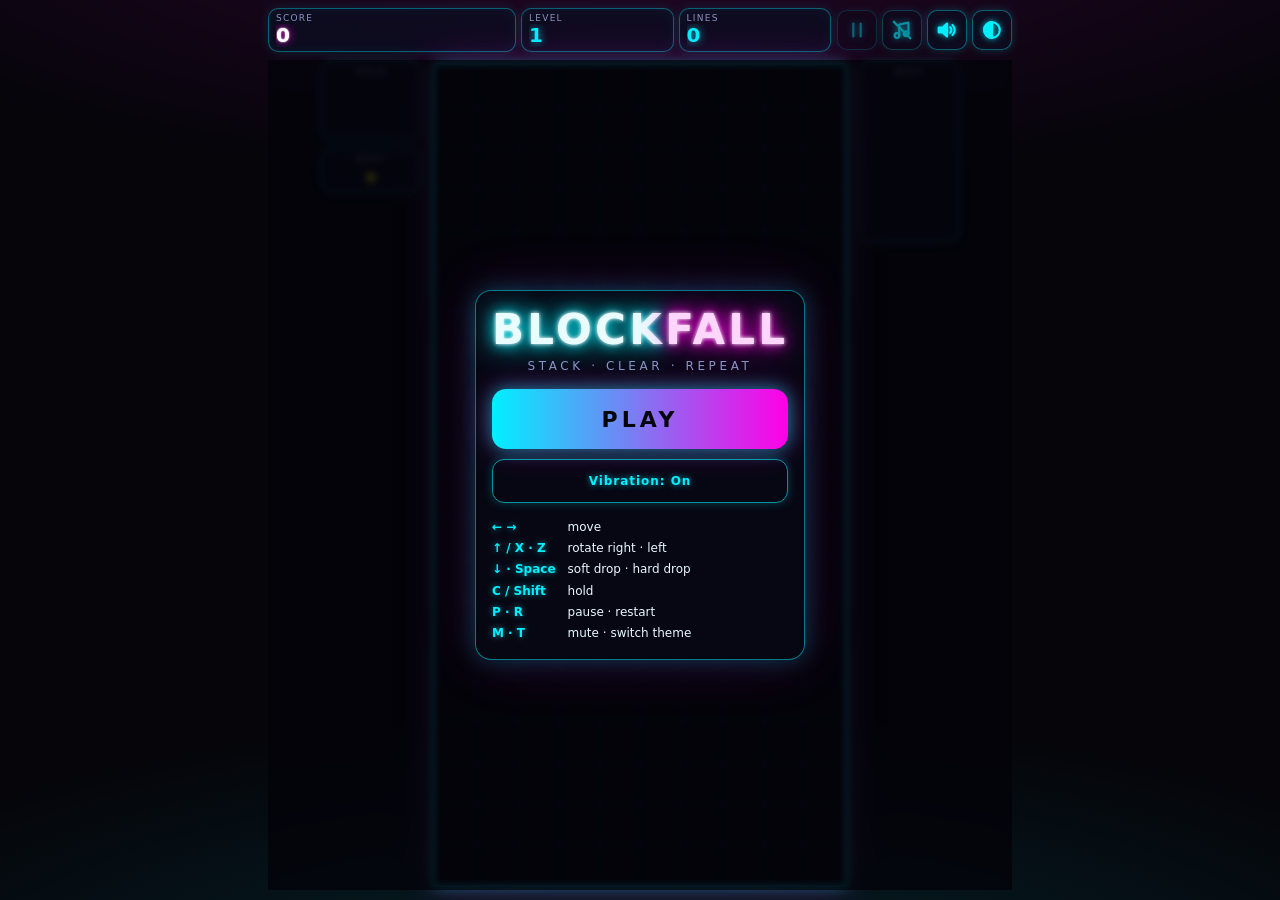
<file: index.html>
<!DOCTYPE html>
<html lang="en">
<head>
<meta charset="utf-8">
<meta name="viewport" content="width=device-width, initial-scale=1, viewport-fit=cover">
<meta name="theme-color" content="#05050a">
<meta name="apple-mobile-web-app-capable" content="yes">
<meta name="mobile-web-app-capable" content="yes">
<meta name="apple-mobile-web-app-status-bar-style" content="black-translucent">
<meta name="apple-mobile-web-app-title" content="Blockfall">
<meta name="format-detection" content="telephone=no">
<meta name="description" content="Blockfall: a falling-block puzzle game. Installable and touch friendly.">
<title>Blockfall</title>
<style>
/* =========================================================================
   BASE / RESET
   ========================================================================= */
*, *::before, *::after { box-sizing: border-box; margin: 0; padding: 0; }
html, body {
  height: 100%;
  overflow: hidden;
  overscroll-behavior: none;            /* no pull-to-refresh / rubber banding */
  touch-action: none;                   /* no browser panning or zooming */
  -webkit-user-select: none; user-select: none;
  -webkit-touch-callout: none;          /* no iOS long-press callout */
  -webkit-tap-highlight-color: transparent;
  -webkit-text-size-adjust: 100%; text-size-adjust: 100%;
}
body {
  position: fixed; inset: 0;
  background-color: var(--page-bg);
  background-image: var(--page-art);
  color: var(--text);
  font-family: var(--font);
  transition: background-color .3s, color .3s;
}
button {
  font: inherit; color: inherit; background: none; border: 0;
  cursor: pointer; touch-action: none;
  -webkit-user-select: none; user-select: none;
}
button:focus { outline: none; }
button:focus-visible { outline: 2px solid var(--accent); outline-offset: 2px; }
svg {
  display: block; width: 22px; height: 22px;
  fill: none; stroke: currentColor; stroke-width: 2.4;
  stroke-linecap: round; stroke-linejoin: round;
  pointer-events: none;
}
svg .fill { fill: currentColor; }

/* =========================================================================
   THEMES  (Neon is the default; "Retro LCD" is the 4-shade green handheld look)
   ========================================================================= */
body[data-theme="neon"] {
  --page-bg: #05050a;
  --page-art: radial-gradient(120% 55% at 50% -12%, rgba(255,0,230,.15), transparent 60%),
              radial-gradient(120% 55% at 50% 112%, rgba(0,240,255,.13), transparent 60%);
  --text: #e9f8ff; --muted: #8a94c4; --accent: #00f0ff; --accent2: #ff00e6;
  --font: "Segoe UI", system-ui, -apple-system, "Helvetica Neue", Roboto, Arial, sans-serif;
  --radius: 10px;
  --border-w: 1.5px;
  --panel-bg: rgba(12,14,34,.72);
  --panel-border: rgba(0,240,255,.38);
  --panel-shadow: 0 0 12px rgba(0,240,255,.13), inset 0 0 14px rgba(0,240,255,.05);
  --ring: 0 0 0 2px rgba(0,240,255,.85), 0 0 16px rgba(0,240,255,.5), 0 0 42px rgba(255,0,230,.28);
  --overlay-bg: rgba(3,3,10,.78);
}
body[data-theme="lcd"] {
  --page-bg: #306230;
  --page-art: none;
  --text: #0f380f; --muted: #306230; --accent: #0f380f; --accent2: #0f380f;
  /* chunky pixel-font fallback stack: uses a pixel font if installed, else bold monospace */
  --font: "Press Start 2P", "VT323", "Lucida Console", "Courier New", ui-monospace, Menlo, Consolas, monospace;
  --radius: 0;
  --border-w: 3px;
  --panel-bg: #9bbc0f;
  --panel-border: #0f380f;
  --panel-shadow: 3px 3px 0 #0f380f;
  --ring: 0 0 0 4px #0f380f, 7px 7px 0 4px rgba(15,56,15,.55);
  --overlay-bg: rgba(15,56,15,.82);
}
body[data-theme="lcd"] { font-weight: 700; }
body[data-theme="lcd"] svg { stroke-linecap: square; stroke-linejoin: miter; shape-rendering: crispEdges; }

/* =========================================================================
   LAYOUT  (portrait-first)
   ========================================================================= */
#app {
  position: absolute; inset: 0;
  margin: 0 auto; max-width: 760px;
  display: flex; flex-direction: column; gap: 8px;
  padding: calc(env(safe-area-inset-top, 0px) + 8px)
           calc(env(safe-area-inset-right, 0px) + 8px)
           calc(env(safe-area-inset-bottom, 0px) + 10px)
           calc(env(safe-area-inset-left, 0px) + 8px);
  --btn: clamp(48px, 14.5vw, 64px);     /* on-screen control size (never under 48px) */
  --side: clamp(50px, 15vw, 100px);     /* hold / next column width */
  --icon: 40px;
}

/* ---- top bar ---- */
#topbar { flex: 0 0 auto; display: flex; align-items: center; gap: 6px; }
.stats { flex: 1; display: flex; gap: 5px; min-width: 0; }
.stat {
  flex: 1 1 0; min-width: 0; padding: 4px 7px;
  display: flex; flex-direction: column; justify-content: center;
}
.stat.score { flex-grow: 1.7; }
.panel, .stat {
  background: var(--panel-bg);
  border: var(--border-w) solid var(--panel-border);
  border-radius: var(--radius);
  box-shadow: var(--panel-shadow);
}
.label, .plabel { font-size: 9px; letter-spacing: .14em; color: var(--muted); line-height: 1.25; white-space: nowrap; overflow: hidden; }
body[data-theme="lcd"] .label { letter-spacing: .04em; }
.value {
  font-size: clamp(14px, 4.4vw, 20px); font-weight: 800; line-height: 1.15;
  font-variant-numeric: tabular-nums; white-space: nowrap; overflow: hidden;
}
body[data-theme="neon"] .value { color: var(--accent); text-shadow: 0 0 8px rgba(0,240,255,.75); }
body[data-theme="neon"] .stat.score .value { color: #fff; text-shadow: 0 0 2px #fff, 0 0 10px var(--accent2); }
body[data-theme="lcd"] .value { font-size: clamp(12px, 3.6vw, 17px); }
.icons { display: flex; gap: 5px; flex: 0 0 auto; }
.icon-btn {
  width: var(--icon); height: var(--icon);
  display: grid; place-items: center;
  border-radius: var(--radius);
  border: var(--border-w) solid var(--panel-border);
  background: var(--panel-bg); color: var(--accent);
  transition: opacity .15s, transform .08s;
}
body[data-theme="neon"] .icon-btn { box-shadow: 0 0 10px rgba(0,240,255,.2); }
body[data-theme="neon"] .icon-btn svg { filter: drop-shadow(0 0 3px rgba(0,240,255,.8)); }
body[data-theme="lcd"] .icon-btn { box-shadow: 3px 3px 0 #0f380f; background: #8bac0f; }
.icon-btn:active { transform: scale(.94); }
.icon-btn.off { opacity: .4; }
.icon-btn .i-play, .icon-btn .i-off, .icon-btn .slash { display: none; }
.icon-btn.is-paused .i-pause { display: none; }
.icon-btn.is-paused .i-play { display: block; }
.icon-btn.is-muted .i-on { display: none; }
.icon-btn.is-muted .i-off { display: inline; }
#btnMusic:not(.is-on) .slash { display: inline; }
#btnMusic:not(.is-on) { opacity: .6; }

/* ---- stage: playfield + controls ---- */
#stage {
  position: relative; flex: 1 1 auto; min-height: 0;
  display: grid; gap: 10px 8px;
  grid-template-columns: auto minmax(0, 1fr) auto;
  grid-template-rows: minmax(0, 1fr) auto;
  grid-template-areas: "play play play" "lc . rc";
}
#play { grid-area: play; min-width: 0; min-height: 0; display: flex; align-items: center; justify-content: center; }
#playInner { display: flex; align-items: flex-start; gap: 10px; }
.side { flex: 0 0 var(--side); width: var(--side); display: flex; flex-direction: column; gap: 8px; }
.panel { padding: 5px 5px 6px; }
.panel canvas { display: block; width: 100%; }
.plabel { text-align: center; margin-bottom: 4px; }
.pval { font-size: 13px; font-weight: 800; text-align: center; font-variant-numeric: tabular-nums; overflow: hidden; }
body[data-theme="neon"] .pval { color: #ffee00; text-shadow: 0 0 8px rgba(255,238,0,.6); }
#holdPanel { cursor: pointer; }
#boardWrap { position: relative; flex: 0 0 auto; }
#boardFrame {
  position: absolute; left: 4px; top: 4px;
  box-shadow: var(--ring);
  border-radius: 2px;
  transition: box-shadow .3s;
}
#boardFrame canvas { display: block; }
body[data-theme="lcd"] #boardFrame canvas, body[data-theme="lcd"] .panel canvas { image-rendering: pixelated; }
.bump { animation: bump .14s ease-out; }
@keyframes bump { 30% { transform: translateY(3px); } 100% { transform: translateY(0); } }
.pop { animation: pop .45s ease-out; }
@keyframes pop { 35% { transform: scale(1.14); } 100% { transform: scale(1); } }

/* ---- on-screen controls ---- */
.cluster {
  display: grid; gap: 8px;
  grid-template-columns: repeat(var(--cols), var(--btn));
  grid-auto-rows: var(--btn);
  align-self: end;
}
.lc { grid-area: lc; --cols: 3; justify-self: start; }
.rc { grid-area: rc; --cols: 2; justify-self: end; }
.ctl {
  min-width: 48px; min-height: 48px;
  display: flex; flex-direction: column; align-items: center; justify-content: center; gap: 1px;
  transition: transform .06s, background-color .06s, box-shadow .06s;
}
.ctl svg { width: 24px; height: 24px; }
.ctl small { font-size: 8px; letter-spacing: .1em; font-weight: 800; line-height: 1; }
.ctl small.txt { font-size: 12px; letter-spacing: .12em; }
.ctl.wide { grid-column: span 2; }
body[data-theme="neon"] .ctl {
  --c: #00f0ff;
  color: var(--c);
  background: rgba(255,255,255,.035);
  border: 1.5px solid var(--c);
  border-radius: 14px;
  box-shadow: 0 0 9px -2px var(--c), inset 0 0 10px -4px var(--c);
}
body[data-theme="neon"] .ctl svg { filter: drop-shadow(0 0 3px var(--c)); }
body[data-theme="neon"] .ctl[data-act="hard"] { --c: #ff00e6; }
body[data-theme="neon"] .ctl[data-act="rotate"], body[data-theme="neon"] .ctl[data-act="rotateccw"] { --c: #39ff14; }
body[data-theme="neon"] .ctl[data-act="hold"] { --c: #ffee00; }
body[data-theme="neon"] .ctl.pressed {
  background: rgba(255,255,255,.12);
  box-shadow: 0 0 18px var(--c), inset 0 0 16px var(--c);
  transform: scale(.95);
}
body[data-theme="lcd"] .ctl {
  color: #0f380f; background: #8bac0f;
  border: 3px solid #0f380f; border-radius: 0;
  box-shadow: 4px 4px 0 #0f380f;
}
body[data-theme="lcd"] .ctl.pressed {
  background: #0f380f; color: #9bbc0f;
  transform: translate(3px, 3px); box-shadow: 1px 1px 0 #0f380f;
}

/* ---- overlays (start / pause / game over) ---- */
#overlay {
  position: absolute; inset: 0; z-index: 10;
  display: flex; padding: 10px;
  background: var(--overlay-bg);
  opacity: 0; pointer-events: none;
  transition: opacity .2s;
  overflow-y: auto; touch-action: pan-y;
  -webkit-backdrop-filter: blur(3px); backdrop-filter: blur(3px);
}
#overlay.show { opacity: 1; pointer-events: auto; }
.card {
  display: none; margin: auto;
  width: 100%; max-width: 330px;
  padding: 18px 16px; text-align: center;
}
#overlay[data-screen="start"] .card[data-screen="start"],
#overlay[data-screen="pause"] .card[data-screen="pause"],
#overlay[data-screen="over"] .card[data-screen="over"] { display: block; }
body[data-theme="neon"] .card {
  background: rgba(8,8,22,.9);
  border: 1px solid rgba(0,240,255,.5); border-radius: 16px;
  box-shadow: 0 0 24px rgba(0,240,255,.25), 0 0 60px rgba(255,0,230,.15);
}
body[data-theme="lcd"] .card {
  background: #9bbc0f; color: #0f380f;
  border: 4px solid #0f380f; box-shadow: 6px 6px 0 #0f380f;
}
.logo { font-size: clamp(30px, 10vw, 42px); font-weight: 900; letter-spacing: .08em; line-height: 1; }
body[data-theme="neon"] .logo { color: #e9fdff; text-shadow: 0 0 4px #fff, 0 0 14px #00f0ff, 0 0 30px #00f0ff; }
body[data-theme="neon"] .logo span { color: #ffd6fb; text-shadow: 0 0 4px #fff, 0 0 14px #ff00e6, 0 0 30px #ff00e6; }
body[data-theme="lcd"] .logo { font-size: clamp(24px, 8vw, 34px); text-shadow: 3px 3px 0 #8bac0f; }
.card h2 { font-size: 26px; letter-spacing: .14em; margin-bottom: 12px; }
body[data-theme="neon"] .card h2 { color: #fff; text-shadow: 0 0 10px var(--accent2); }
.tagline { margin: 8px 0 16px; font-size: 12px; letter-spacing: .3em; color: var(--muted); }
body[data-theme="lcd"] .tagline { color: #306230; }
.big-btn, .mid-btn, .small-btn {
  display: flex; align-items: center; justify-content: center;
  width: 100%; font-weight: 800; letter-spacing: .18em;
}
.big-btn { min-height: 60px; font-size: 22px; margin: 6px 0; }
.mid-btn { min-height: 48px; font-size: 15px; margin: 8px 0; }
.small-btn { min-height: 44px; font-size: 12px; letter-spacing: .08em; padding: 0 12px; }
body[data-theme="neon"] .big-btn {
  color: #05050a; border-radius: 14px;
  background: linear-gradient(90deg, #00f0ff, #ff00e6);
  box-shadow: 0 0 18px rgba(0,240,255,.55), 0 0 32px rgba(255,0,230,.3);
}
body[data-theme="neon"] .mid-btn, body[data-theme="neon"] .small-btn {
  color: var(--accent); border: 1.5px solid rgba(0,240,255,.6); border-radius: 12px;
  box-shadow: 0 0 10px rgba(0,240,255,.25); text-shadow: 0 0 6px rgba(0,240,255,.7);
}
body[data-theme="lcd"] .big-btn, body[data-theme="lcd"] .mid-btn, body[data-theme="lcd"] .small-btn {
  border: 3px solid #0f380f; box-shadow: 4px 4px 0 #0f380f;
}
body[data-theme="lcd"] .big-btn { background: #0f380f; color: #9bbc0f; }
body[data-theme="lcd"] .mid-btn, body[data-theme="lcd"] .small-btn { background: #8bac0f; color: #0f380f; }
.big-btn:active, .mid-btn:active, .small-btn:active { transform: translateY(2px); }
.menu-row { display: flex; gap: 8px; margin-top: 10px; }
.menu-row:empty { display: none; }
.install-btn, .haptic-btn { display: none !important; }
body.can-install .install-btn, body.has-vibrate .haptic-btn { display: flex !important; }
.ios-hint { display: none; margin-top: 12px; font-size: 12px; line-height: 1.5; color: var(--muted); }
body.ios-install .ios-hint { display: block; }
body[data-theme="lcd"] .ios-hint { color: #306230; }
.help {
  list-style: none; margin-top: 16px;
  display: grid; grid-template-columns: auto 1fr; gap: 5px 12px;
  text-align: left; font-size: 12px; line-height: 1.35;
}
.help b { white-space: nowrap; color: var(--accent); }
body[data-theme="neon"] .help b { text-shadow: 0 0 6px rgba(0,240,255,.6); }
.help li { display: contents; }
.key-help { display: none; }
.new-best { display: none; margin: -4px 0 10px; font-weight: 900; letter-spacing: .2em; }
.new-best.show { display: block; animation: pop .6s ease-out; }
body[data-theme="neon"] .new-best { color: #ffee00; text-shadow: 0 0 10px #ffee00; }
.results { display: grid; grid-template-columns: 1fr 1fr; gap: 8px; margin: 4px 0 14px; }
.results div { padding: 8px 4px; border: var(--border-w) solid var(--panel-border); border-radius: var(--radius); }
.results dt { font-size: 9px; letter-spacing: .16em; color: var(--muted); }
.results dd { font-size: 20px; font-weight: 900; font-variant-numeric: tabular-nums; }
body[data-theme="neon"] .results dd { color: var(--accent); text-shadow: 0 0 8px rgba(0,240,255,.7); }

/* =========================================================================
   RESPONSIVE
   ========================================================================= */
@media (max-width: 359px) {
  #app { --icon: 34px; padding-left: calc(env(safe-area-inset-left, 0px) + 6px); padding-right: calc(env(safe-area-inset-right, 0px) + 6px); }
  #topbar, .stats, .icons { gap: 4px; }
  .stat { padding: 3px 4px; }
  .stat.score { flex-grow: 1.3; }
  .label { letter-spacing: .06em; font-size: 8px; }
  #playInner { gap: 8px; }
}
/* Phone held sideways: controls move to the left and right of the playfield */
@media (orientation: landscape) and (max-height: 560px) {
  #app { max-width: none; gap: 6px; --btn: clamp(48px, 15vh, 70px); --side: clamp(50px, 13vh, 80px); }
  #app { padding-top: calc(env(safe-area-inset-top, 0px) + 6px); padding-bottom: calc(env(safe-area-inset-bottom, 0px) + 6px); }
  #topbar { max-width: 640px; width: 100%; margin: 0 auto; }
  #stage { grid-template-rows: minmax(0, 1fr); grid-template-areas: "lc play rc"; gap: 8px; }
  .cluster { align-self: center; }
  .value { font-size: 15px; }
}
/* Mouse + keyboard devices: hide the touch controls, show keyboard help */
@media (hover: hover) and (pointer: fine) {
  .cluster { display: none !important; }
  #stage { grid-template-rows: minmax(0, 1fr); grid-template-areas: "play play play"; }
  .touch-help { display: none; }
  .key-help { display: grid; }
}
@media (prefers-reduced-motion: reduce) {
  .bump, .pop, .new-best.show { animation: none; }
}
</style>
</head>
<body data-theme="neon">
<div id="app">
  <header id="topbar">
    <div class="stats">
      <div class="stat score"><span class="label">SCORE</span><span class="value" id="score">0</span></div>
      <div class="stat" id="levelStat"><span class="label">LEVEL</span><span class="value" id="level">1</span></div>
      <div class="stat"><span class="label">LINES</span><span class="value" id="lines">0</span></div>
    </div>
    <div class="icons">
      <button class="icon-btn off" id="btnPause" aria-label="Pause">
        <svg class="i-pause" viewBox="0 0 24 24"><path d="M8 5v14M16 5v14"/></svg>
        <svg class="i-play" viewBox="0 0 24 24"><path class="fill" d="M7 5l12 7-12 7z"/></svg>
      </button>
      <button class="icon-btn" id="btnMusic" aria-label="Background music" aria-pressed="false">
        <svg viewBox="0 0 24 24"><path d="M9 18V6l10-2v12"/><circle cx="6.5" cy="18" r="2.5"/><circle cx="16.5" cy="16" r="2.5"/><path class="slash" d="M3 3l18 18"/></svg>
      </button>
      <button class="icon-btn" id="btnMute" aria-label="Mute sound">
        <svg viewBox="0 0 24 24"><path class="fill" d="M3 9.5v5h4l5 4.5V5L7 9.5z"/><path class="i-on" d="M15.5 9a4 4 0 0 1 0 6M18 6.5a7.5 7.5 0 0 1 0 11"/><path class="i-off" d="M16 9.5l5 5M21 9.5l-5 5"/></svg>
      </button>
      <button class="icon-btn" id="btnTheme" aria-label="Switch theme">
        <svg viewBox="0 0 24 24"><circle cx="12" cy="12" r="8.5"/><path class="fill" d="M12 3.5a8.5 8.5 0 0 0 0 17z"/></svg>
      </button>
    </div>
  </header>

  <main id="stage">
    <div id="play">
      <div id="playInner">
        <aside class="side" id="sideL">
          <div class="panel" id="holdPanel"><div class="plabel">HOLD</div><canvas id="holdCanvas"></canvas></div>
          <div class="panel"><div class="plabel">BEST</div><div class="pval" id="best">0</div></div>
        </aside>
        <div id="boardWrap"><div id="boardFrame"><canvas id="board" aria-label="Playfield"></canvas></div></div>
        <aside class="side" id="sideR">
          <div class="panel"><div class="plabel">NEXT</div><canvas id="nextCanvas"></canvas></div>
        </aside>
      </div>
    </div>

    <!-- Left thumb: d-pad (up = hard drop) -->
    <div class="cluster lc">
      <button class="ctl" data-act="hard" style="grid-column:2;grid-row:1" aria-label="Hard drop">
        <svg viewBox="0 0 24 24"><path d="M6 5l6 6 6-6M6 12l6 6 6-6"/></svg><small>DROP</small>
      </button>
      <button class="ctl" data-act="left" style="grid-column:1;grid-row:2" aria-label="Move left">
        <svg viewBox="0 0 24 24"><path d="M15 5l-7 7 7 7"/></svg>
      </button>
      <button class="ctl" data-act="soft" style="grid-column:2;grid-row:2" aria-label="Soft drop">
        <svg viewBox="0 0 24 24"><path d="M6 9l6 6 6-6"/></svg><small>SOFT</small>
      </button>
      <button class="ctl" data-act="right" style="grid-column:3;grid-row:2" aria-label="Move right">
        <svg viewBox="0 0 24 24"><path d="M9 5l7 7-7 7"/></svg>
      </button>
    </div>
    <!-- Right thumb: hold + rotations -->
    <div class="cluster rc">
      <button class="ctl" data-act="hold" aria-label="Hold piece"><small class="txt">HOLD</small></button>
      <button class="ctl" data-act="rotateccw" aria-label="Rotate counter-clockwise">
        <svg viewBox="0 0 24 24"><path d="M4.5 12a7.5 7.5 0 1 0 2.2-5.3"/><path d="M4.5 4v5h5"/></svg>
      </button>
      <button class="ctl wide" data-act="rotate" aria-label="Rotate clockwise">
        <svg viewBox="0 0 24 24"><path d="M19.5 12a7.5 7.5 0 1 1-2.2-5.3"/><path d="M19.5 4v5h-5"/></svg><small>ROTATE</small>
      </button>
    </div>

    <div id="overlay" class="scrollable show" data-screen="start">
      <section class="card" data-screen="start">
        <h1 class="logo">BLOCK<span>FALL</span></h1>
        <p class="tagline">STACK · CLEAR · REPEAT</p>
        <button class="big-btn" data-ui="start">PLAY</button>
        <div class="menu-row">
          <button class="small-btn install-btn" data-ui="install">Install app</button>
          <button class="small-btn haptic-btn" data-ui="haptics">Vibration: On</button>
        </div>
        <p class="ios-hint">To install: tap <b>Share</b>, then <b>Add to Home Screen</b>.</p>
        <ul class="help touch-help">
          <li><b>Tap</b><span>rotate</span></li>
          <li><b>Swipe ← →</b><span>move</span></li>
          <li><b>Drag ↓</b><span>soft drop</span></li>
          <li><b>Flick ↓</b><span>hard drop</span></li>
          <li><b>Flick ↑ / tap Hold</b><span>hold piece</span></li>
        </ul>
        <ul class="help key-help">
          <li><b>← →</b><span>move</span></li>
          <li><b>↑ / X · Z</b><span>rotate right · left</span></li>
          <li><b>↓ · Space</b><span>soft drop · hard drop</span></li>
          <li><b>C / Shift</b><span>hold</span></li>
          <li><b>P · R</b><span>pause · restart</span></li>
          <li><b>M · T</b><span>mute · switch theme</span></li>
        </ul>
      </section>

      <section class="card" data-screen="pause">
        <h2>PAUSED</h2>
        <button class="big-btn" data-ui="resume">RESUME</button>
        <button class="mid-btn" data-ui="restart">RESTART</button>
        <div class="menu-row">
          <button class="small-btn install-btn" data-ui="install">Install app</button>
          <button class="small-btn haptic-btn" data-ui="haptics">Vibration: On</button>
        </div>
        <p class="ios-hint">To install: tap <b>Share</b>, then <b>Add to Home Screen</b>.</p>
      </section>

      <section class="card" data-screen="over">
        <h2>GAME OVER</h2>
        <p class="new-best" id="newBest">NEW BEST!</p>
        <dl class="results">
          <div><dt>SCORE</dt><dd id="oScore">0</dd></div>
          <div><dt>BEST</dt><dd id="oBest">0</dd></div>
          <div><dt>LINES</dt><dd id="oLines">0</dd></div>
          <div><dt>LEVEL</dt><dd id="oLevel">1</dd></div>
        </dl>
        <button class="big-btn" data-ui="restart">RESTART</button>
      </section>
    </div>
  </main>
</div>

<script>
(() => {
'use strict';

/* =========================================================================
   1. CONSTANTS & PIECE DATA
   ========================================================================= */
const COLS = 10, ROWS = 20, HIDDEN = 2, TOTAL = ROWS + HIDDEN; // 2 hidden spawn rows above the field
const TYPES = ['I', 'J', 'L', 'O', 'S', 'T', 'Z'];
const LINE_SCORES = [0, 100, 300, 500, 800];
const LOCK_DELAY = 500;      // ms a grounded piece waits before locking
const MAX_LOCK_RESETS = 15;  // moves/rotations allowed to reset the lock timer
const CLEAR_MS = 220;        // line-clear flash duration
const DAS = 170, ARR = 50;   // auto-shift: initial delay, then repeat interval (ms)
const SOFT_FACTOR = 20;      // soft drop = 20x gravity
const RING = 4;              // px reserved around the board for its border glow

const SHAPES = {
  I: [[0,0,0,0],[1,1,1,1],[0,0,0,0],[0,0,0,0]],
  J: [[1,0,0],[1,1,1],[0,0,0]],
  L: [[0,0,1],[1,1,1],[0,0,0]],
  O: [[1,1],[1,1]],
  S: [[0,1,1],[1,1,0],[0,0,0]],
  T: [[0,1,0],[1,1,1],[0,0,0]],
  Z: [[1,1,0],[0,1,1],[0,0,0]],
};

// Pre-computed rotation states (cells as [x, y]) by rotating inside the bounding box.
const ROT = {};
const BOX = {};
function rotateMatrix(m) {
  const n = m.length;
  return m.map((row, y) => row.map((_, x) => m[n - 1 - x][y]));
}
for (const t of TYPES) {
  let m = SHAPES[t];
  ROT[t] = [];
  for (let r = 0; r < 4; r++) {
    const cells = [];
    m.forEach((row, y) => row.forEach((v, x) => { if (v) cells.push([x, y]); }));
    ROT[t].push(cells);
    m = rotateMatrix(m);
  }
  const xs = ROT[t][0].map(c => c[0]), ys = ROT[t][0].map(c => c[1]);
  BOX[t] = { x: Math.min(...xs), y: Math.min(...ys), w: Math.max(...xs) - Math.min(...xs) + 1, h: Math.max(...ys) - Math.min(...ys) + 1 };
}

// Wall-kick tables (x right, y UP as in the standard rotation system; y is negated when applied).
const KICKS = {
  '01': [[0,0],[-1,0],[-1, 1],[0,-2],[-1,-2]],
  '10': [[0,0],[ 1,0],[ 1,-1],[0, 2],[ 1, 2]],
  '12': [[0,0],[ 1,0],[ 1,-1],[0, 2],[ 1, 2]],
  '21': [[0,0],[-1,0],[-1, 1],[0,-2],[-1,-2]],
  '23': [[0,0],[ 1,0],[ 1, 1],[0,-2],[ 1,-2]],
  '32': [[0,0],[-1,0],[-1,-1],[0, 2],[-1, 2]],
  '30': [[0,0],[-1,0],[-1,-1],[0, 2],[-1, 2]],
  '03': [[0,0],[ 1,0],[ 1, 1],[0,-2],[ 1,-2]],
};
const KICKS_I = {
  '01': [[0,0],[-2,0],[ 1,0],[-2,-1],[ 1, 2]],
  '10': [[0,0],[ 2,0],[-1,0],[ 2, 1],[-1,-2]],
  '12': [[0,0],[-1,0],[ 2,0],[-1, 2],[ 2,-1]],
  '21': [[0,0],[ 1,0],[-2,0],[ 1,-2],[-2, 1]],
  '23': [[0,0],[ 2,0],[-1,0],[ 2, 1],[-1,-2]],
  '32': [[0,0],[-2,0],[ 1,0],[-2,-1],[ 1, 2]],
  '30': [[0,0],[ 1,0],[-2,0],[ 1,-2],[-2, 1]],
  '03': [[0,0],[-1,0],[ 2,0],[-1, 2],[ 2,-1]],
};

/* Session storage (with in-memory fallback) for theme, best score and toggles. */
const memory = {};
const store = {
  get(k, d) {
    if (k in memory) return memory[k];
    try { const v = sessionStorage.getItem('blockfall.' + k); if (v !== null) return (memory[k] = JSON.parse(v)); } catch (e) {}
    return d;
  },
  set(k, v) {
    memory[k] = v;
    try { sessionStorage.setItem('blockfall.' + k, JSON.stringify(v)); } catch (e) {}
  },
};

/* =========================================================================
   2. DOM REFERENCES
   ========================================================================= */
const $ = id => document.getElementById(id);
const els = {
  play: $('play'), playInner: $('playInner'), sideL: $('sideL'), sideR: $('sideR'),
  wrap: $('boardWrap'), frame: $('boardFrame'), board: $('board'),
  hold: $('holdCanvas'), next: $('nextCanvas'), holdPanel: $('holdPanel'),
  score: $('score'), level: $('level'), lines: $('lines'), best: $('best'), levelStat: $('levelStat'),
  overlay: $('overlay'), newBest: $('newBest'),
  oScore: $('oScore'), oBest: $('oBest'), oLines: $('oLines'), oLevel: $('oLevel'),
  btnPause: $('btnPause'), btnMusic: $('btnMusic'), btnMute: $('btnMute'), btnTheme: $('btnTheme'),
};
const ctx = els.board.getContext('2d', { alpha: false });
const hctx = els.hold.getContext('2d');
const nctx = els.next.getContext('2d');
const metaTheme = document.querySelector('meta[name="theme-color"]');

/* =========================================================================
   3. GAME LOGIC
   ========================================================================= */
let state = 'start';            // 'start' | 'playing' | 'paused' | 'over'
let board = emptyBoard();
let cur = null;                 // active piece { type, r, x, y }
let queue = [];                 // upcoming piece types (7-bag)
let holdType = null, holdUsed = false;
let score = 0, level = 1, lines = 0;
let best = store.get('best', 0), bestAtStart = 0;
let gravAcc = 0, lockTimer = 0, lockResets = 0, lowestY = 0;
let clearing = null;            // { rows: Set, t } while the flash animation plays
let softKick = false;           // drop one row immediately when soft drop starts
let overToken = 0;
let dirty = true, panelsDirty = true;

function emptyBoard() { return Array.from({ length: TOTAL }, () => new Array(COLS).fill(0)); }

function refillBag() {
  const bag = TYPES.slice();
  for (let i = bag.length - 1; i > 0; i--) {
    const j = Math.floor(Math.random() * (i + 1));
    [bag[i], bag[j]] = [bag[j], bag[i]];
  }
  queue.push(...bag);
}
function nextType() {
  while (queue.length < 8) refillBag();
  const t = queue.shift();
  panelsDirty = true;
  return t;
}

function collides(type, r, x, y) {
  const cells = ROT[type][r];
  for (let i = 0; i < cells.length; i++) {
    const bx = x + cells[i][0], by = y + cells[i][1];
    if (bx < 0 || bx >= COLS || by < 0 || by >= TOTAL) return true;
    if (board[by][bx]) return true;
  }
  return false;
}
const canAct = () => state === 'playing' && cur !== null && clearing === null;
const grounded = () => collides(cur.type, cur.r, cur.x, cur.y + 1);

function gravityMs(lv) {
  const l = Math.min(lv, 20) - 1;
  return Math.pow(0.8 - l * 0.007, l) * 1000;
}

function spawn(type) {
  const p = { type, r: 0, x: type === 'O' ? 4 : 3, y: 0 };
  cur = p;
  gravAcc = 0; lockTimer = 0; lockResets = 0;
  if (collides(p.type, p.r, p.x, p.y)) { gameOver(); return; } // block out
  if (!collides(p.type, p.r, p.x, p.y + 1)) p.y++;               // step into view
  lowestY = p.y;
  panelsDirty = true;
}

function tryMove(dx, dy) {
  if (collides(cur.type, cur.r, cur.x + dx, cur.y + dy)) return false;
  cur.x += dx; cur.y += dy;
  if (dy > 0) {
    lockTimer = 0;
    if (cur.y > lowestY) { lowestY = cur.y; lockResets = 0; }
  }
  return true;
}

// A successful player move/rotate on the ground resets the lock timer (limited).
function afterPlayerMove() {
  if ((lockTimer > 0 || grounded()) && lockResets < MAX_LOCK_RESETS) {
    lockTimer = 0;
    lockResets++;
  }
}

function shift(dir) {
  if (!canAct() || !tryMove(dir, 0)) return false;
  afterPlayerMove();
  Sound.play('move');
  return true;
}

function rotate(dir) {
  if (!canAct() || cur.type === 'O') return false;
  const from = cur.r, to = (cur.r + dir + 4) % 4;
  const kicks = (cur.type === 'I' ? KICKS_I : KICKS)['' + from + to];
  for (const [kx, ky] of kicks) {
    if (!collides(cur.type, to, cur.x + kx, cur.y - ky)) {
      cur.x += kx; cur.y -= ky; cur.r = to;
      if (cur.y > lowestY) { lowestY = cur.y; lockResets = 0; }
      afterPlayerMove();
      Sound.play('rotate');
      return true;
    }
  }
  return false;
}

function hardDrop() {
  if (!canAct()) return;
  let d = 0;
  while (tryMove(0, 1)) d++;
  score += d * 2;
  Sound.play('drop');
  haptic(18);
  bump(els.frame, 'bump');
  lockPiece(true);
}

function hold() {
  if (!canAct() || holdUsed) return;
  const t = cur.type;
  const swap = holdType;
  holdType = t;
  holdUsed = true;
  Sound.play('hold');
  spawn(swap || nextType());
  panelsDirty = true;
}

function ghostY() {
  let y = cur.y;
  while (!collides(cur.type, cur.r, cur.x, y + 1)) y++;
  return y;
}

function lockPiece(fromHardDrop) {
  let visible = false;
  for (const [cx, cy] of ROT[cur.type][cur.r]) {
    const x = cur.x + cx, y = cur.y + cy;
    board[y][x] = cur.type;
    if (y >= HIDDEN) visible = true;
  }
  cur = null;
  holdUsed = false;
  panelsDirty = true;
  if (!visible) { gameOver(); return; } // lock out: piece locked entirely above the field

  const full = [];
  for (let y = 0; y < TOTAL; y++) if (board[y].every(Boolean)) full.push(y);
  if (!full.length) {
    if (!fromHardDrop) Sound.play('lock');
    spawn(nextType());
    return;
  }
  const n = full.length;
  score += LINE_SCORES[n] * level;
  lines += n;
  clearing = { rows: new Set(full), t: 0 };
  Sound.play(n === 4 ? 'quad' : 'clear', n);
  haptic(n === 4 ? [35, 40, 35, 40, 80] : 20 + n * 12);
  const newLevel = Math.floor(lines / 10) + 1;
  if (newLevel > level) {
    level = newLevel;
    Sound.play('levelup');
    bump(els.levelStat, 'pop');
  }
}

function finishClear() {
  board = board.filter((_, y) => !clearing.rows.has(y));
  while (board.length < TOTAL) board.unshift(new Array(COLS).fill(0));
  clearing = null;
  spawn(nextType());
}

function update(dt) {
  if (state !== 'playing') return;
  Input.tick(dt); // DAS keeps charging during line clears
  if (clearing) {
    clearing.t += dt;
    if (clearing.t >= CLEAR_MS) finishClear();
    return;
  }
  if (!cur) return;

  const g = gravityMs(level);
  const soft = Input.soft.size > 0;
  const interval = soft ? g / SOFT_FACTOR : g;
  if (soft && softKick) gravAcc = Math.max(gravAcc, interval);
  softKick = false;

  gravAcc += dt;
  if (gravAcc >= interval) {
    const n = Math.floor(gravAcc / interval);
    gravAcc -= n * interval;
    for (let i = 0; i < Math.min(n, TOTAL); i++) {
      if (!tryMove(0, 1)) { gravAcc = 0; break; }
      if (soft) { score += 1; Sound.play('soft'); }
    }
  }

  if (grounded()) {
    lockTimer += dt;
    if (lockTimer >= LOCK_DELAY) lockPiece(false);
  }
}

function startGame() {
  board = emptyBoard();
  queue = [];
  holdType = null; holdUsed = false;
  score = 0; lines = 0; level = 1;
  bestAtStart = best;
  clearing = null; softKick = false;
  overToken++;
  Input.releaseAll();
  Touch.reset();
  state = 'playing';
  showScreen(null);
  spawn(nextType());
  Sound.play('start');
  Music.reset();
  Music.update();
  syncPauseButton();
  dirty = panelsDirty = true;
  blurFocus();
}

function gameOver() {
  state = 'over';
  clearing = null;
  Input.releaseAll();
  Touch.reset();
  Music.update();
  if (score > best) { best = score; store.set('best', best); }
  Sound.play('over');
  haptic([90, 60, 180]);
  els.oScore.textContent = score;
  els.oBest.textContent = best;
  els.oLines.textContent = lines;
  els.oLevel.textContent = level;
  els.newBest.classList.toggle('show', score > 0 && score > bestAtStart);
  const token = ++overToken;
  setTimeout(() => { if (token === overToken && state === 'over') showScreen('over'); }, 650);
  syncPauseButton();
  dirty = true;
}

function pauseGame() {
  if (state !== 'playing') return;
  state = 'paused';
  Input.releaseAll();
  Touch.reset();
  Music.update();
  showScreen('pause');
  syncPauseButton();
}
function resumeGame() {
  if (state !== 'paused') return;
  state = 'playing';
  showScreen(null);
  Music.update();
  syncPauseButton();
  blurFocus();
}
function togglePause() { if (state === 'playing') pauseGame(); else resumeGame(); }

/* =========================================================================
   4. THEMES & RENDERING
   ========================================================================= */
const NEON = { I: '#00f0ff', O: '#ffee00', T: '#ff00e6', S: '#39ff14', Z: '#ff2a4f', J: '#2b6bff', L: '#ff8a00' };
const GB = ['#0f380f', '#306230', '#8bac0f', '#9bbc0f'];  // darkest -> lightest
// LCD theme: each piece = [fill shade, pattern, pattern shade] so pieces stay distinct in 4 shades.
const LCD_STYLE = {
  I: [1, 'inset', 2], O: [0, 'dot', 2], T: [1, 'hi', 2], S: [2, 'dot', 0],
  Z: [2, 'inset', 1], J: [1, 'dot', 0], L: [0, 'inset', 1],
};

function rr(c, x, y, w, h, r) {
  r = Math.max(0, Math.min(r, w / 2, h / 2));
  c.beginPath();
  c.moveTo(x + r, y);
  c.arcTo(x + w, y, x + w, y + h, r);
  c.arcTo(x + w, y + h, x, y + h, r);
  c.arcTo(x, y + h, x, y, r);
  c.arcTo(x, y, x + w, y, r);
  c.closePath();
}

/* ---- Neon block painters ---- */
function neonOutline(c, x, y, s) {
  const m = Math.max(1, s * 0.07), lw = Math.max(1.5, s * 0.11);
  rr(c, x + m + lw / 2, y + m + lw / 2, s - 2 * m - lw, s - 2 * m - lw, s * 0.18);
  return lw;
}
function neonBody(c, x, y, s, type) {
  const col = NEON[type], m = Math.max(1, s * 0.07);
  c.fillStyle = col;
  c.globalAlpha = 0.26;
  rr(c, x + m, y + m, s - 2 * m, s - 2 * m, s * 0.2); c.fill();
  c.globalAlpha = 0.7;
  rr(c, x + s * 0.32, y + s * 0.32, s * 0.36, s * 0.36, s * 0.08); c.fill();
  c.globalAlpha = 1;
  c.strokeStyle = col;
  const lw = neonOutline(c, x, y, s);
  c.lineWidth = lw; c.stroke();
  c.strokeStyle = 'rgba(255,255,255,0.8)';       // hot white core of the "tube"
  c.lineWidth = Math.max(0.8, lw * 0.32); c.stroke();
}
function neonGlow(c, x, y, s, type) {
  const col = NEON[type];
  c.save();
  c.shadowColor = col; c.shadowBlur = s * 0.6;
  c.strokeStyle = col; c.globalAlpha = 0.9;
  c.lineWidth = neonOutline(c, x, y, s);
  c.stroke();
  c.restore();
}
function neonGhost(c, x, y, s, type) {
  const col = NEON[type];
  c.globalAlpha = 0.08; c.fillStyle = col;
  rr(c, x + s * 0.08, y + s * 0.08, s * 0.84, s * 0.84, s * 0.18); c.fill();
  c.globalAlpha = 0.55; c.strokeStyle = col;
  c.lineWidth = Math.max(1, s * 0.07);
  c.setLineDash([s * 0.2, s * 0.12]);
  c.stroke();
  c.setLineDash([]);
  c.globalAlpha = 1;
}

/* ---- Retro LCD block painters: integer pixels, hard edges, no gradients ---- */
function lcdBody(c, x, y, s, type) {
  const [fi, pat, pi] = LCD_STYLE[type];
  x = Math.round(x); y = Math.round(y); s = Math.round(s);
  const p = Math.max(1, Math.round(s / 9));
  c.fillStyle = GB[0]; c.fillRect(x, y, s, s);
  c.fillStyle = GB[fi]; c.fillRect(x + p, y + p, s - 2 * p, s - 2 * p);
  c.fillStyle = GB[pi];
  if (pat === 'inset') c.fillRect(x + 3 * p, y + 3 * p, s - 6 * p, s - 6 * p);
  else if (pat === 'dot') { const d = Math.max(p, Math.round(s / 4)), o = Math.round((s - d) / 2); c.fillRect(x + o, y + o, d, d); }
  else if (pat === 'hi') { c.fillRect(x + p, y + p, s - 3 * p, p); c.fillRect(x + p, y + p, p, s - 3 * p); }
}
function lcdGhost(c, x, y, s) {
  x = Math.round(x); y = Math.round(y); s = Math.round(s);
  const p = Math.max(1, Math.round(s / 9));
  c.fillStyle = GB[1];
  for (let i = 0; i < s; i += p * 2) {
    c.fillRect(x + i, y, p, p);
    c.fillRect(x + i, y + s - p, p, p);
    c.fillRect(x, y + i, p, p);
    c.fillRect(x + s - p, y + i, p, p);
  }
}
function gridLines(c, w, h, cp, color, lw) {
  c.fillStyle = color;
  for (let x = 1; x < COLS; x++) c.fillRect(x * cp, 0, lw, h);
  for (let y = 1; y < ROWS; y++) c.fillRect(0, y * cp, w, lw);
}

const THEMES = {
  neon: {
    id: 'neon', label: 'Neon', themeColor: '#05050a', splash: '#05050a', iconBg: '#05050a',
    draw: { body: neonBody, glow: neonGlow, ghost: neonGhost },
    bg(c, w, h, cp) {
      c.fillStyle = '#05050c'; c.fillRect(0, 0, w, h);
      gridLines(c, w, h, cp, 'rgba(110,130,255,0.09)', Math.max(1, Math.round(cp / 24)));
    },
    flash(c, y, w, h, p) {
      c.save();
      c.globalAlpha = 0.9 * (1 - p);
      c.fillStyle = '#fff'; c.shadowColor = '#fff'; c.shadowBlur = h;
      c.fillRect(0, y + h * 0.08, w, h * 0.84);
      c.restore();
    },
    dim: 'rgba(4,4,10,0.6)',
  },
  lcd: {
    id: 'lcd', label: 'Retro LCD', themeColor: '#0f380f', splash: '#9bbc0f', iconBg: '#9bbc0f',
    draw: { body: lcdBody, glow: null, ghost: lcdGhost },
    bg(c, w, h, cp) {
      c.fillStyle = GB[3]; c.fillRect(0, 0, w, h);
      gridLines(c, w, h, cp, GB[2], Math.max(1, Math.round(cp / 16))); // subtle LCD grid
    },
    flash(c, y, w, h, p) {
      c.fillStyle = Math.floor(p * 6) % 2 ? GB[3] : GB[0];
      c.fillRect(0, y, w, h);
    },
    dim: 'rgba(155,188,15,0.6)',
  },
};
let theme = THEMES[store.get('theme', 'neon')] || THEMES.neon;

/* Block sprites are pre-rendered per theme/size so each frame is just drawImage calls
   (shadowBlur every frame would be far too slow on phones). */
const spriteCache = new Map();
function sprite(kind, type, size) {
  const key = theme.id + kind + type + size;
  let s = spriteCache.get(key);
  if (s) return s;
  const pad = kind === 'glow' ? Math.ceil(size * 0.8) : 0;
  const c = document.createElement('canvas');
  c.width = c.height = size + pad * 2;
  theme.draw[kind](c.getContext('2d'), pad, pad, size, type);
  s = { c, pad };
  spriteCache.set(key, s);
  return s;
}

let dpr = 1, cellPx = 20, cssCell = 20, miniCell = 10, miniSlot = 27;
const bgLayer = document.createElement('canvas');

function buildBg() {
  bgLayer.width = els.board.width; bgLayer.height = els.board.height;
  theme.bg(bgLayer.getContext('2d'), bgLayer.width, bgLayer.height, cellPx);
}

function blit(kind, type, x, y) {
  const s = sprite(kind, type, cellPx);
  ctx.drawImage(s.c, x * cellPx - s.pad, (y - HIDDEN) * cellPx - s.pad);
}

function render() {
  const w = els.board.width, h = els.board.height;
  ctx.globalAlpha = 1;
  ctx.drawImage(bgLayer, 0, 0);
  const showPiece = cur && (state === 'playing' || state === 'paused');
  const glow = !!theme.draw.glow;

  // Pass 1: glow halos underneath everything (neon only)
  if (glow) {
    for (let y = HIDDEN; y < TOTAL; y++) {
      const row = board[y];
      for (let x = 0; x < COLS; x++) if (row[x]) blit('glow', row[x], x, y);
    }
    if (showPiece) for (const [cx, cy] of ROT[cur.type][cur.r]) if (cur.y + cy >= HIDDEN) blit('glow', cur.type, cur.x + cx, cur.y + cy);
  }
  // Ghost piece
  if (showPiece) {
    const gy = ghostY();
    if (gy !== cur.y) for (const [cx, cy] of ROT[cur.type][cur.r]) if (gy + cy >= HIDDEN) blit('ghost', cur.type, cur.x + cx, gy + cy);
  }
  // Pass 2: block bodies
  for (let y = HIDDEN; y < TOTAL; y++) {
    const row = board[y];
    for (let x = 0; x < COLS; x++) if (row[x]) blit('body', row[x], x, y);
  }
  if (showPiece) for (const [cx, cy] of ROT[cur.type][cur.r]) if (cur.y + cy >= HIDDEN) blit('body', cur.type, cur.x + cx, cur.y + cy);

  // Line-clear flash
  if (clearing) {
    const p = Math.min(1, clearing.t / CLEAR_MS);
    clearing.rows.forEach(y => { if (y >= HIDDEN) theme.flash(ctx, (y - HIDDEN) * cellPx, w, cellPx, p); });
  }
  if (state === 'over') { ctx.fillStyle = theme.dim; ctx.fillRect(0, 0, w, h); }
}

function drawMini(c, canvas, types, alpha) {
  c.clearRect(0, 0, canvas.width, canvas.height);
  c.globalAlpha = alpha;
  const passes = theme.draw.glow ? ['glow', 'body'] : ['body'];
  for (const kind of passes) {
    types.forEach((t, i) => {
      const b = BOX[t], s = sprite(kind, t, miniCell);
      const ox = Math.round((canvas.width - b.w * miniCell) / 2);
      const oy = Math.round(i * miniSlot + (miniSlot - b.h * miniCell) / 2);
      for (const [x, y] of ROT[t][0]) c.drawImage(s.c, ox + (x - b.x) * miniCell - s.pad, oy + (y - b.y) * miniCell - s.pad);
    });
  }
  c.globalAlpha = 1;
}
function renderPanels() {
  drawMini(hctx, els.hold, holdType ? [holdType] : [], holdUsed ? 0.35 : 1);
  drawMini(nctx, els.next, queue.slice(0, 3), 1);
}

/* HUD: only touch the DOM when a value actually changes */
function setText(el, v) { v = String(v); if (el._v !== v) { el._v = v; el.textContent = v; } }
function updateHUD() {
  setText(els.score, score);
  setText(els.level, level);
  setText(els.lines, lines);
  setText(els.best, Math.max(best, score));
}
function bump(el, cls) {
  el.classList.remove(cls);
  void el.offsetWidth; // restart the CSS animation
  el.classList.add(cls);
}

/* Size the board so it fills the available space at a 1:2 aspect ratio,
   with a backing store scaled by devicePixelRatio for crisp high-DPI rendering. */
let layoutQueued = false;
function requestLayout() {
  if (layoutQueued) return;
  layoutQueued = true;
  requestAnimationFrame(layout);
}
function layout() {
  layoutQueued = false;
  dpr = Math.min(window.devicePixelRatio || 1, 3);
  const gap = parseFloat(getComputedStyle(els.playInner).columnGap) || 0;
  const availW = els.play.clientWidth - els.sideL.offsetWidth - els.sideR.offsetWidth - gap * 2 - RING * 2;
  const availH = els.play.clientHeight - RING * 2;
  if (availW < 40 || availH < 80) return;
  const cell = Math.min(availW / COLS, availH / ROWS);
  cellPx = Math.max(4, Math.floor(cell * dpr));
  cssCell = cellPx / dpr;
  const bw = cellPx * COLS, bh = cellPx * ROWS;
  els.board.width = bw; els.board.height = bh;
  els.board.style.width = bw / dpr + 'px';
  els.board.style.height = bh / dpr + 'px';
  els.wrap.style.width = bw / dpr + RING * 2 + 'px';
  els.wrap.style.height = bh / dpr + RING * 2 + 'px';

  const mw = Math.max(20, Math.round(els.hold.clientWidth * dpr));
  miniCell = Math.max(3, Math.floor(mw / 4.6));
  miniSlot = Math.round(miniCell * 2.7);
  sizeMini(els.hold, mw, miniSlot);
  sizeMini(els.next, mw, miniSlot * 3);

  spriteCache.clear();
  buildBg();
  dirty = panelsDirty = true;
}
function sizeMini(cv, w, h) {
  cv.width = w; cv.height = h;
  cv.style.height = h / dpr + 'px';
}

function applyTheme(id) {
  theme = THEMES[id] || THEMES.neon;
  store.set('theme', theme.id);
  document.body.dataset.theme = theme.id;
  metaTheme.setAttribute('content', theme.themeColor);
  els.btnTheme.setAttribute('aria-label', 'Theme: ' + theme.label + ' (switch)');
  els.btnTheme.title = 'Theme: ' + theme.label + ' (T)';
  spriteCache.clear();
  buildBg();
  dirty = panelsDirty = true;
  PWA.refresh();
  requestLayout();
}
function toggleTheme() {
  applyTheme(theme.id === 'neon' ? 'lcd' : 'neon');
  Sound.play('ui');
}

/* =========================================================================
   5. AUDIO  (Web Audio API: every sound is synthesized, no files)
   ========================================================================= */
const NOTE_IDX = { C: 0, 'C#': 1, D: 2, 'D#': 3, E: 4, F: 5, 'F#': 6, G: 7, 'G#': 8, A: 9, 'A#': 10, B: 11 };
function freq(n) {
  const m = /^([A-G]#?)(\d)$/.exec(n);
  return 440 * Math.pow(2, ((+m[2] + 1) * 12 + NOTE_IDX[m[1]] - 69) / 12);
}
const MASTER_VOL = 0.5, MUSIC_VOL = 0.7;

const Sound = {
  ctx: null, master: null, sfx: null, musicBus: null, noiseBuf: null,
  muted: store.get('muted', false),
  lastSoft: 0,

  // Must be called from a user gesture (mobile autoplay rules).
  unlock() {
    const AC = window.AudioContext || window.webkitAudioContext;
    if (!AC) return;
    if (!this.ctx) {
      try { this.ctx = new AC(); } catch (e) { return; }
      const c = this.ctx;
      this.master = c.createGain();
      this.master.gain.value = this.muted ? 0 : MASTER_VOL;
      this.master.connect(c.destination);
      this.sfx = c.createGain(); this.sfx.connect(this.master);
      this.musicBus = c.createGain(); this.musicBus.gain.value = 0; this.musicBus.connect(this.master);
      // a silent buffer fully unlocks audio on older iOS
      const b = c.createBuffer(1, 1, 22050), s = c.createBufferSource();
      s.buffer = b; s.connect(c.destination); s.start(0);
    }
    if (this.ctx.state !== 'running' && !document.hidden) this.ctx.resume().catch(() => {});
    Music.update();
  },
  suspend() { if (this.ctx && this.ctx.state === 'running') this.ctx.suspend().catch(() => {}); },
  resume() { if (this.ctx && this.ctx.state !== 'running' && this.ctx.state !== 'closed') this.ctx.resume().catch(() => {}); },
  setMuted(m) {
    this.muted = m;
    store.set('muted', m);
    if (this.ctx) this.master.gain.setTargetAtTime(m ? 0 : MASTER_VOL, this.ctx.currentTime, 0.015);
  },

  // One oscillator with a short attack/release envelope (avoids clicks and pops).
  tone(f, t, dur, o = {}) {
    const c = this.ctx, osc = c.createOscillator(), g = c.createGain();
    const vol = o.vol ?? 0.1, a = o.a ?? 0.005, r = o.r ?? 0.05;
    osc.type = o.type || 'square';
    osc.frequency.setValueAtTime(f, t);
    if (o.to) osc.frequency.exponentialRampToValueAtTime(o.to, t + dur);
    g.gain.setValueAtTime(0.0001, t);
    g.gain.linearRampToValueAtTime(vol, t + a);
    g.gain.setValueAtTime(vol, t + Math.max(a, dur));
    g.gain.exponentialRampToValueAtTime(0.0001, t + Math.max(a, dur) + r);
    osc.connect(g);
    g.connect(o.dest || this.sfx);
    osc.start(t);
    osc.stop(t + Math.max(a, dur) + r + 0.02);
    osc.onended = () => { osc.disconnect(); g.disconnect(); };
  },
  noise(t, dur, vol, cutoff, ftype, dest) {
    const c = this.ctx;
    if (!this.noiseBuf) {
      const len = (c.sampleRate * 0.5) | 0;
      this.noiseBuf = c.createBuffer(1, len, c.sampleRate);
      const d = this.noiseBuf.getChannelData(0);
      for (let i = 0; i < len; i++) d[i] = Math.random() * 2 - 1;
    }
    const s = c.createBufferSource(), f = c.createBiquadFilter(), g = c.createGain();
    s.buffer = this.noiseBuf;
    f.type = ftype || 'lowpass'; f.frequency.value = cutoff;
    g.gain.setValueAtTime(0.0001, t);
    g.gain.linearRampToValueAtTime(vol, t + 0.004);
    g.gain.exponentialRampToValueAtTime(0.0001, t + dur);
    s.connect(f); f.connect(g); g.connect(dest || this.sfx);
    s.start(t); s.stop(t + dur + 0.02);
    s.onended = () => { s.disconnect(); f.disconnect(); g.disconnect(); };
  },
  arp(notes, t, step, o) { notes.forEach((n, i) => this.tone(freq(n), t + i * step, o.dur || step, o)); },

  play(name, arg) {
    const c = this.ctx;
    if (!c || c.state !== 'running' || this.muted) return;
    const t = c.currentTime + 0.005;
    switch (name) {
      case 'move':   this.tone(260, t, 0.022, { vol: 0.035, r: 0.02 }); break;
      case 'rotate': this.tone(480, t, 0.045, { type: 'triangle', vol: 0.11, to: 760, r: 0.03 }); break;
      case 'soft':
        if (t - this.lastSoft < 0.045) return;
        this.lastSoft = t;
        this.tone(130, t, 0.016, { vol: 0.02, r: 0.015 });
        break;
      case 'lock':   this.tone(150, t, 0.04, { type: 'triangle', vol: 0.12, to: 90, r: 0.04 }); break;
      case 'drop':
        this.tone(170, t, 0.11, { type: 'sine', vol: 0.5, to: 40, r: 0.08 });
        this.noise(t, 0.1, 0.25, 650);
        break;
      case 'hold':
        this.tone(392, t, 0.05, { type: 'triangle', vol: 0.12 });
        this.tone(587, t + 0.06, 0.07, { type: 'triangle', vol: 0.12 });
        break;
      case 'clear': {
        const notes = ['C5', 'E5', 'G5', 'C6'].slice(0, arg + 1);
        this.arp(notes, t, 0.055, { vol: 0.06, r: 0.08 });
        this.arp(notes.map(n => n.replace(/\d/, d => d - 1)), t, 0.055, { type: 'triangle', vol: 0.1, r: 0.08 });
        break;
      }
      case 'quad': { // four lines: bigger rising arpeggio + shimmer chord
        const notes = ['C5', 'E5', 'G5', 'C6', 'E6', 'G6', 'C7'];
        this.arp(notes, t, 0.045, { vol: 0.06, r: 0.06 });
        this.arp(notes.map(n => n.replace(/\d/, d => d - 1)), t, 0.045, { type: 'triangle', vol: 0.1, r: 0.06 });
        const end = t + notes.length * 0.045;
        ['C6', 'E6', 'G6'].forEach(n => this.tone(freq(n), end, 0.3, { type: 'triangle', vol: 0.07, r: 0.25 }));
        this.noise(end, 0.35, 0.05, 6000, 'highpass');
        break;
      }
      case 'levelup': this.arp(['G5', 'C6', 'E6', 'G6'], t + 0.35, 0.08, { vol: 0.06, r: 0.1 }); break;
      case 'over':
        this.arp(['G4', 'E4', 'C4', 'A3', 'F3', 'D3'], t, 0.17, { type: 'triangle', vol: 0.16, dur: 0.15, r: 0.1 });
        this.arp(['G4', 'E4', 'C4', 'A3', 'F3', 'D3'], t, 0.17, { vol: 0.04, dur: 0.15, r: 0.1 });
        this.tone(freq('D2'), t + 6 * 0.17, 0.5, { type: 'triangle', vol: 0.2, r: 0.4 });
        break;
      case 'start':  this.arp(['C5', 'G5', 'C6'], t, 0.06, { type: 'triangle', vol: 0.12 }); break;
      case 'ui':     this.tone(660, t, 0.03, { type: 'triangle', vol: 0.08 }); break;
    }
  },
};

/* Optional background music: an original looping chiptune in A minor,
   scheduled ahead of time with a look-ahead timer. Off by default. */
const SONG = (() => {
  const mel = ('A4:2 C5:1 E5:1 A5:2 G5:1 E5:1 | F5:2 E5:1 F5:1 D5:3 R:1 | C5:2 D5:1 E5:1 G5:2 F5:1 D5:1 | E5:2 C5:1 B4:1 A4:3 R:1 | ' +
               'F4:1 A4:1 C5:1 F5:1 E5:2 C5:2 | D5:1 E5:1 F5:1 G5:1 A5:2 G5:2 | F5:1 E5:1 D5:1 C5:1 B4:2 G#4:2 | A4:4 E4:2 R:2')
    .replace(/\|/g, ' ').trim().split(/\s+/);
  const events = {};
  let step = 0;
  for (const tok of mel) {
    const [n, len] = tok.split(':');
    if (n !== 'R') events[step] = [freq(n), +len];
    step += +len;
  }
  // bass root per half bar (octave-bouncing eighth notes)
  const bass = ['A2','A2','D2','D2','C3','C3','A2','A2','F2','F2','G2','G2','D2','E2','A2','A2'].map(freq);
  return { events, bass, length: step };
})();

const Music = {
  on: store.get('music', false),
  timer: null, step: 0, next: 0,
  bpm() { return 120 + Math.min(level - 1, 12) * 5; },
  reset() { this.step = 0; },
  update() {
    const want = this.on && !!Sound.ctx && state === 'playing' && !document.hidden;
    if (want && !this.timer) this.start();
    else if (!want && this.timer) this.stop();
  },
  start() {
    const c = Sound.ctx;
    this.next = c.currentTime + 0.08;
    Sound.musicBus.gain.cancelScheduledValues(c.currentTime);
    Sound.musicBus.gain.setTargetAtTime(MUSIC_VOL, c.currentTime, 0.02);
    this.timer = setInterval(() => this.schedule(), 25);
    this.schedule();
  },
  stop() {
    clearInterval(this.timer);
    this.timer = null;
    const c = Sound.ctx;
    if (c) {
      Sound.musicBus.gain.cancelScheduledValues(c.currentTime);
      Sound.musicBus.gain.setTargetAtTime(0, c.currentTime, 0.03);
    }
  },
  schedule() {
    const c = Sound.ctx;
    if (!c || c.state !== 'running') return;
    const spb = 60 / this.bpm() / 2; // seconds per eighth note
    if (this.next < c.currentTime) this.next = c.currentTime + 0.02;
    while (this.next < c.currentTime + 0.15) {
      this.playStep(this.step, this.next, spb);
      this.next += spb;
      this.step = (this.step + 1) % SONG.length;
    }
  },
  playStep(step, t, spb) {
    const bus = Sound.musicBus;
    const ev = SONG.events[step];
    if (ev) Sound.tone(ev[0], t, ev[1] * spb * 0.85, { vol: 0.045, r: 0.05, dest: bus });
    const root = SONG.bass[step >> 2];
    Sound.tone(step % 2 ? root * 2 : root, t, spb * 0.7, { type: 'triangle', vol: 0.14, r: 0.03, dest: bus });
    if (step % 2) Sound.noise(t, 0.03, 0.02, 7000, 'highpass', bus);
  },
};

/* Haptics (optional). Inside the native iOS app, Capacitor's Haptics plugin stands in
   for navigator.vibrate, which iOS does not have. */
const IS_NATIVE = !!(window.Capacitor && Capacitor.isNativePlatform && Capacitor.isNativePlatform());
const nativeHaptics = IS_NATIVE && Capacitor.Plugins && Capacitor.Plugins.Haptics;
let hapticsOn = store.get('haptics', true);
function haptic(pattern) {
  if (!hapticsOn) return;
  if (nativeHaptics) {
    const ms = [].concat(pattern).reduce((a, b) => a + b, 0);
    nativeHaptics.impact({ style: ms >= 150 ? 'HEAVY' : ms >= 40 ? 'MEDIUM' : 'LIGHT' }).catch(() => {});
    return;
  }
  if (!navigator.vibrate) return;
  try { navigator.vibrate(pattern); } catch (e) {}
}

/* =========================================================================
   6. INPUT: shared held-direction model with DAS/ARR, keyboard, buttons, gestures
   ========================================================================= */
const Input = {
  held: { '-1': new Set(), '1': new Set() }, // sources holding each direction
  order: [],                                // most recently pressed direction wins
  das: 0, arr: 0,
  soft: new Set(),                          // sources holding soft drop

  press(dir, src) {
    const s = this.held[dir];
    const first = s.size === 0;
    s.add(src);
    if (!first) return;
    this.order = this.order.filter(d => d !== dir);
    this.order.push(dir);
    this.das = 0; this.arr = 0;
    shift(dir);
  },
  release(dir, src) {
    const s = this.held[dir];
    if (!s.delete(src) || s.size) return;
    const wasActive = this.active() === dir;
    this.order = this.order.filter(d => d !== dir);
    if (wasActive) { this.das = 0; this.arr = 0; }
  },
  active() { return this.order.length ? this.order[this.order.length - 1] : 0; },
  softPress(src) { if (!this.soft.size) softKick = true; this.soft.add(src); },
  softRelease(src) { this.soft.delete(src); },
  releaseAll() {
    this.held['-1'].clear(); this.held['1'].clear();
    this.order = []; this.soft.clear();
    this.das = this.arr = 0;
  },
  tick(dt) {
    const d = this.active();
    if (!d) return;
    if (this.das < DAS) {
      this.das += dt;
      if (this.das < DAS) return;
      this.arr = this.das - DAS;
      this.das = DAS;
      shift(d);
      return;
    }
    this.arr += dt;
    while (this.arr >= ARR) {
      this.arr -= ARR;
      if (!shift(d)) { this.arr = 0; break; }
    }
  },
};

/* ---- Keyboard ---- */
function onKeyDown(e) {
  if (e.ctrlKey || e.metaKey || e.altKey) return;
  const k = e.key.length === 1 ? e.key.toLowerCase() : e.key;
  const r = e.repeat; // we run our own auto-repeat, so OS key repeats are ignored
  let used = true;
  switch (k) {
    case 'ArrowLeft':  if (!r) Input.press(-1, 'key'); break;
    case 'ArrowRight': if (!r) Input.press(1, 'key'); break;
    case 'ArrowDown':  if (!r) Input.softPress('key'); break;
    case 'ArrowUp': case 'x': if (!r) rotate(1); break;
    case 'z': if (!r) rotate(-1); break;
    case 'c': case 'Shift': if (!r) hold(); break;
    case ' ':
      if (r) break;
      if (state === 'playing') hardDrop();
      else if (state === 'paused') resumeGame();
      else if (state === 'start' || screen === 'over') startGame();
      break;
    case 'Enter':
      if (r) break;
      if (state === 'paused') resumeGame();
      else if (state === 'start' || screen === 'over') startGame();
      break;
    case 'p': case 'Escape': if (!r) togglePause(); break;
    case 'r': if (!r) startGame(); break;
    case 'm': if (!r) toggleMute(); break;
    case 't': if (!r) toggleTheme(); break;
    default: used = false;
  }
  if (used) e.preventDefault();
}
function onKeyUp(e) {
  const k = e.key;
  if (k === 'ArrowLeft') Input.release(-1, 'key');
  else if (k === 'ArrowRight') Input.release(1, 'key');
  else if (k === 'ArrowDown') Input.softRelease('key');
  if (k === ' ' || k === 'Enter') e.preventDefault(); // never "click" a focused button
}

/* ---- On-screen buttons (multi-touch safe: each pointer is tracked separately) ---- */
function bindControls() {
  document.querySelectorAll('.ctl').forEach(btn => {
    const act = btn.dataset.act;
    const pointers = new Set();
    const src = id => 'btn' + act + id;
    btn.addEventListener('pointerdown', e => {
      e.preventDefault();
      if (e.pointerType === 'mouse' && e.button !== 0) return;
      try { btn.setPointerCapture(e.pointerId); } catch (err) {}
      pointers.add(e.pointerId);
      btn.classList.add('pressed');
      const s = src(e.pointerId);
      switch (act) {
        case 'left': Input.press(-1, s); break;
        case 'right': Input.press(1, s); break;
        case 'soft': Input.softPress(s); break;
        case 'rotate': rotate(1); break;
        case 'rotateccw': rotate(-1); break;
        case 'hard': hardDrop(); break;
        case 'hold': hold(); break;
      }
    });
    const end = e => {
      if (!pointers.delete(e.pointerId)) return;
      const s = src(e.pointerId);
      if (act === 'left') Input.release(-1, s);
      else if (act === 'right') Input.release(1, s);
      else if (act === 'soft') Input.softRelease(s);
      if (!pointers.size) btn.classList.remove('pressed');
    };
    btn.addEventListener('pointerup', end);
    btn.addEventListener('pointercancel', end);
    btn.addEventListener('lostpointercapture', end);
  });
}

/* ---- Playfield gestures: tap = rotate, swipe = move, drag down = soft drop,
        flick down = hard drop, flick up (or tap the Hold box) = hold ---- */
const Touch = {
  g: null,
  el: null,
  init(el) {
    this.el = el;
    el.addEventListener('pointerdown', e => this.down(e));
    el.addEventListener('pointermove', e => this.move(e));
    el.addEventListener('pointerup', e => this.up(e, false));
    el.addEventListener('pointercancel', e => this.up(e, true));
    el.addEventListener('lostpointercapture', e => this.up(e, true));
  },
  reset() {
    if (this.g) Input.softRelease('swipe');
    this.g = null;
  },
  down(e) {
    e.preventDefault();
    if (this.g || state !== 'playing') return; // one gesture at a time; extra fingers ignored
    if (e.pointerType === 'mouse' && e.button !== 0) return;
    try { this.el.setPointerCapture(e.pointerId); } catch (err) {}
    this.g = {
      id: e.pointerId, x0: e.clientX, y0: e.clientY, ax: e.clientX,
      t0: e.timeStamp, tv: 0, mode: null,
      onHold: !!(e.target.closest && e.target.closest('#holdPanel')),
      samples: [[e.clientX, e.clientY, e.timeStamp]],
    };
  },
  move(e) {
    const g = this.g;
    if (!g || e.pointerId !== g.id) return;
    e.preventDefault();
    const x = e.clientX, y = e.clientY, dx = x - g.x0, dy = y - g.y0;
    const step = Math.max(14, cssCell * 0.9); // finger travel per column
    if (!g.mode) {
      const adx = Math.abs(dx), ady = Math.abs(dy);
      if (adx > 10 && adx >= ady) {
        g.mode = 'h';
        g.ax = g.x0 - Math.sign(dx) * step * 0.4; // first column moves a little sooner
      } else if (ady > 12 && ady > adx) {
        g.mode = dy > 0 ? 'down' : 'up';
        g.tv = e.timeStamp;
        if (dy > 0) Input.softPress('swipe');
      }
    }
    if (g.mode === 'h') {
      let ddx = x - g.ax;
      while (Math.abs(ddx) >= step) {
        const dir = ddx > 0 ? 1 : -1;
        shift(dir);
        g.ax += dir * step;
        ddx = x - g.ax;
      }
    }
    g.samples.push([x, y, e.timeStamp]);
    if (g.samples.length > 12) g.samples.shift();
  },
  up(e, cancelled) {
    const g = this.g;
    if (!g || e.pointerId !== g.id) return;
    this.g = null;
    Input.softRelease('swipe');
    if (cancelled || state !== 'playing') return;
    const now = e.timeStamp;
    const dx = e.clientX - g.x0, dy = e.clientY - g.y0;
    if (!g.mode) {
      if (now - g.t0 < 350 && Math.hypot(dx, dy) < 14) { if (g.onHold) hold(); else rotate(1); }
      return;
    }
    if (g.mode === 'down' || g.mode === 'up') {
      // velocity over the last ~100ms decides whether it was a flick
      let s = g.samples[0];
      for (const p of g.samples) if (now - p[2] <= 100) { s = p; break; }
      const vy = (e.clientY - s[1]) / Math.max(1, now - s[2]);
      const quick = now - g.tv < 300;
      if (g.mode === 'down' && quick && vy > 0.6) hardDrop();
      else if (g.mode === 'up' && quick && vy < -0.6) hold();
    }
  },
};

/* =========================================================================
   7. UI: overlays, top bar toggles
   ========================================================================= */
let screen = 'start';
function showScreen(name) {
  screen = name;
  els.overlay.dataset.screen = name || '';
  els.overlay.classList.toggle('show', !!name);
  if (name) els.overlay.scrollTop = 0;
}
function blurFocus() {
  const a = document.activeElement;
  if (a && a !== document.body && a.blur) a.blur();
}
function syncPauseButton() {
  const b = els.btnPause;
  b.classList.toggle('is-paused', state === 'paused');
  b.classList.toggle('off', state !== 'playing' && state !== 'paused');
  b.setAttribute('aria-label', state === 'paused' ? 'Resume' : 'Pause');
}
function syncToggles() {
  els.btnMute.classList.toggle('is-muted', Sound.muted);
  els.btnMute.setAttribute('aria-label', Sound.muted ? 'Unmute sound' : 'Mute sound');
  els.btnMusic.classList.toggle('is-on', Music.on);
  els.btnMusic.setAttribute('aria-pressed', String(Music.on));
  document.querySelectorAll('.haptic-btn').forEach(b => { b.textContent = 'Vibration: ' + (hapticsOn ? 'On' : 'Off'); });
}
function toggleMute() {
  Sound.setMuted(!Sound.muted);
  syncToggles();
  Sound.play('ui');
}
function toggleMusic() {
  Music.on = !Music.on;
  store.set('music', Music.on);
  syncToggles();
  Music.update();
}

function bindUI() {
  els.btnPause.addEventListener('click', () => { togglePause(); blurFocus(); });
  els.btnMusic.addEventListener('click', () => { toggleMusic(); blurFocus(); });
  els.btnMute.addEventListener('click', () => { toggleMute(); blurFocus(); });
  els.btnTheme.addEventListener('click', () => { toggleTheme(); blurFocus(); });
  els.overlay.addEventListener('click', e => {
    const b = e.target.closest('[data-ui]');
    if (!b) return;
    switch (b.dataset.ui) {
      case 'start': case 'restart': startGame(); break;
      case 'resume': resumeGame(); break;
      case 'install': PWA.install(); break;
      case 'haptics':
        hapticsOn = !hapticsOn;
        store.set('haptics', hapticsOn);
        syncToggles();
        haptic(20);
        break;
    }
    blurFocus();
  });
}

/* =========================================================================
   8. PWA: runtime manifest + icons, inline service worker, install prompt
   ========================================================================= */
const LOGO = [[1,0,'T'],[0,1,'T'],[1,1,'T'],[2,1,'T'],[3,0,'I'],[3,1,'I'],[3,2,'I'],[3,3,'I'],
              [0,2,'L'],[0,3,'L'],[1,3,'L'],[2,3,'L'],[1,2,'O'],[2,2,'O']];
function makeIcon(size) {
  const c = document.createElement('canvas');
  c.width = c.height = size;
  const x = c.getContext('2d');
  x.fillStyle = theme.iconBg;
  x.fillRect(0, 0, size, size);
  const cell = Math.floor(size / 6.2), off = Math.round((size - cell * 4) / 2);
  if (theme.draw.glow) LOGO.forEach(([cx, cy, t]) => theme.draw.glow(x, off + cx * cell, off + cy * cell, cell, t));
  LOGO.forEach(([cx, cy, t]) => theme.draw.body(x, off + cx * cell, off + cy * cell, cell, t));
  return c.toDataURL('image/png');
}
function setLink(rel, href) {
  let l = document.querySelector('link[rel="' + rel + '"]');
  if (!l) { l = document.createElement('link'); l.rel = rel; document.head.appendChild(l); }
  l.href = href;
}

const PWA = {
  ready: false, deferred: null, manifestURL: null,
  init() {
    this.ready = true;
    window.addEventListener('beforeinstallprompt', e => {
      e.preventDefault();
      this.deferred = e;
      document.body.classList.add('can-install');
    });
    window.addEventListener('appinstalled', () => {
      this.deferred = null;
      document.body.classList.remove('can-install');
    });
    const standalone = navigator.standalone === true ||
      (window.matchMedia && matchMedia('(display-mode: standalone)').matches);
    const ios = /iphone|ipad|ipod/i.test(navigator.userAgent) ||
      (navigator.platform === 'MacIntel' && navigator.maxTouchPoints > 1);
    if (ios && !standalone && !IS_NATIVE) document.body.classList.add('ios-install');
    this.refresh();
    this.registerSW();
  },
  // (Re)build icons + manifest so colors always match the active theme.
  refresh() {
    if (!this.ready) return;
    try {
      const i192 = makeIcon(192), i512 = makeIcon(512);
      setLink('icon', i192);
      setLink('apple-touch-icon', i192);
      const manifest = {
        name: 'Blockfall', short_name: 'Blockfall',
        description: 'A falling-block puzzle game.',
        start_url: location.href.split('#')[0],
        display: 'standalone', orientation: 'portrait',
        background_color: theme.splash, theme_color: theme.themeColor,
        icons: [
          { src: i192, sizes: '192x192', type: 'image/png', purpose: 'any' },
          { src: i512, sizes: '512x512', type: 'image/png', purpose: 'any' },
        ],
      };
      const url = URL.createObjectURL(new Blob([JSON.stringify(manifest)], { type: 'application/manifest+json' }));
      setLink('manifest', url);
      const old = this.manifestURL;
      this.manifestURL = url;
      if (old) setTimeout(() => URL.revokeObjectURL(old), 10000);
    } catch (e) { /* manifest is a progressive enhancement */ }
  },
  async install() {
    const e = this.deferred;
    if (!e) return;
    this.deferred = null;
    document.body.classList.remove('can-install');
    try { await e.prompt(); await e.userChoice; } catch (err) {}
  },
  // Offline play: try the inline Blob service worker first; browsers that refuse blob:
  // worker scripts fall back to sw.js next to this page. file:// pages have no service
  // workers at all, and if sw.js is missing too the game simply runs online only.
  registerSW() {
    if (!('serviceWorker' in navigator) || !/^https?:$/.test(location.protocol)) return;
    const page = location.href.split('#')[0];
    const ready = how => {
      console.info('[Blockfall] offline cache ready (' + how + ')');
      // cache this exact URL (query string and all) so a reload works offline
      if ('caches' in window) caches.open('blockfall-v1').then(c => c.add(page)).catch(() => {});
    };
    const fallback = () => navigator.serviceWorker.register('sw.js')
      .then(() => ready('sw.js'))
      .catch(err => console.info('[Blockfall] no service worker, running online only:', err && err.message));
    const src = `
      const CACHE = 'blockfall-v1';
      const PAGE = ${JSON.stringify(page)};
      self.addEventListener('install', e => {
        e.waitUntil(caches.open(CACHE).then(c => c.add(PAGE)).then(() => self.skipWaiting()));
      });
      self.addEventListener('activate', e => e.waitUntil(self.clients.claim()));
      self.addEventListener('fetch', e => {
        const req = e.request;
        if (req.method !== 'GET') return;
        e.respondWith(fetch(req).then(res => {
          if (res && res.ok && res.type === 'basic') {
            const copy = res.clone();
            caches.open(CACHE).then(c => c.put(req, copy));
          }
          return res;
        }).catch(() => caches.match(req, { ignoreSearch: true }).then(r => r || caches.match(PAGE))));
      });`;
    try {
      const url = URL.createObjectURL(new Blob([src], { type: 'text/javascript' }));
      navigator.serviceWorker.register(url).then(() => ready('inline')).catch(fallback);
    } catch (err) {
      fallback();
    }
  },
};

/* =========================================================================
   9. PAGE GUARDS: no scrolling/zooming/context menus; auto-pause when hidden
   ========================================================================= */
function bindPageGuards() {
  document.addEventListener('touchmove', e => {
    if (!(e.target.closest && e.target.closest('.scrollable'))) e.preventDefault();
  }, { passive: false });
  document.addEventListener('gesturestart', e => e.preventDefault()); // iOS pinch
  document.addEventListener('dblclick', e => e.preventDefault());
  document.addEventListener('contextmenu', e => e.preventDefault());
  document.addEventListener('selectstart', e => e.preventDefault());

  // Audio may only start after a user gesture.
  ['pointerdown', 'touchend', 'keydown', 'click'].forEach(t =>
    window.addEventListener(t, () => Sound.unlock(), { capture: true, passive: true }));

  const away = () => { pauseGame(); Input.releaseAll(); Touch.reset(); };
  document.addEventListener('visibilitychange', () => {
    if (document.hidden) { away(); Sound.suspend(); } else Sound.resume();
    Music.update();
  });
  window.addEventListener('blur', away);
  window.addEventListener('pagehide', away);

  window.addEventListener('keydown', onKeyDown);
  window.addEventListener('keyup', onKeyUp);

  window.addEventListener('resize', requestLayout);
  window.addEventListener('orientationchange', () => { requestLayout(); setTimeout(requestLayout, 300); });
  if (window.visualViewport) visualViewport.addEventListener('resize', requestLayout);
  if ('ResizeObserver' in window) new ResizeObserver(requestLayout).observe(els.play);
}

/* =========================================================================
   10. MAIN LOOP (requestAnimationFrame, time-based)
   ========================================================================= */
let last = performance.now();
function loop(now) {
  const dt = Math.min(now - last, 100); // clamp long frames (tab switches, hiccups)
  last = now;
  update(dt);
  if (state === 'playing' || dirty) { render(); dirty = false; }
  if (panelsDirty) { renderPanels(); panelsDirty = false; }
  updateHUD();
  requestAnimationFrame(loop);
}

/* =========================================================================
   BOOT
   ========================================================================= */
if (nativeHaptics || 'vibrate' in navigator) document.body.classList.add('has-vibrate');
bindPageGuards();
bindControls();
bindUI();
Touch.init(els.play);
applyTheme(theme.id);
PWA.init();
syncToggles();
syncPauseButton();
layout();
showScreen('start');
requestAnimationFrame(loop);
})();
</script>
</body>
</html>
</file>
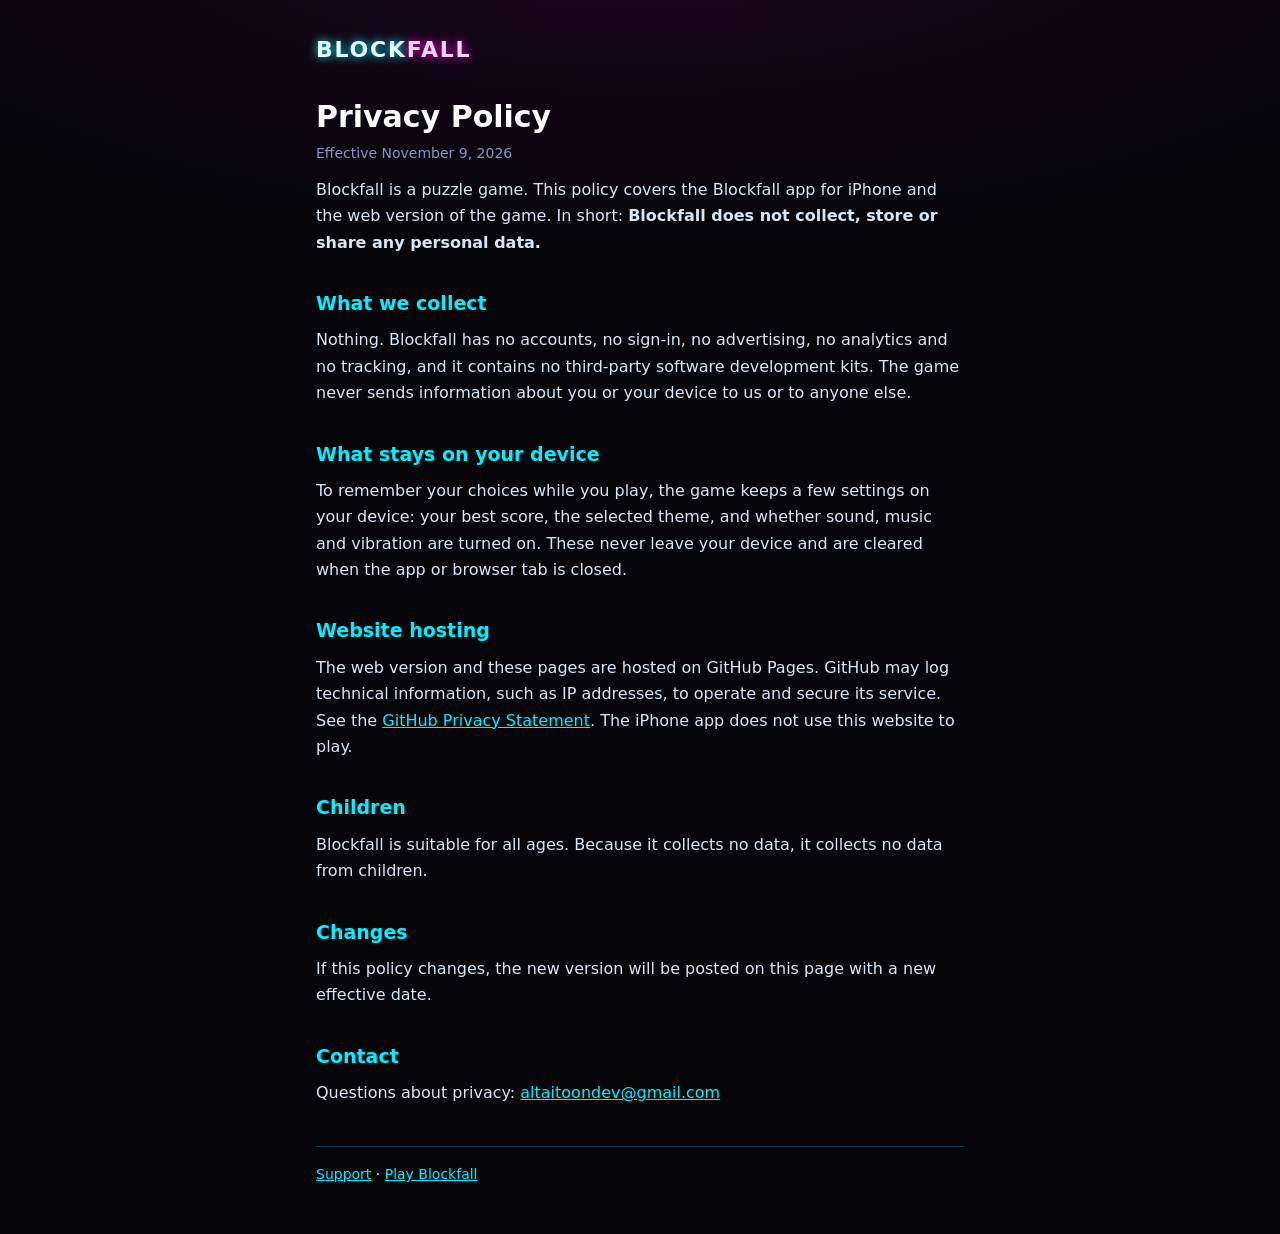
<file: privacy.html>
<!DOCTYPE html>
<html lang="en">
<head>
<meta charset="utf-8">
<meta name="viewport" content="width=device-width, initial-scale=1">
<meta name="theme-color" content="#05050a">
<title>Blockfall Privacy Policy</title>
<link rel="stylesheet" href="pages.css">
</head>
<body>
<main>
  <p class="brand"><a href="./">BLOCK<span>FALL</span></a></p>
  <h1>Privacy Policy</h1>
  <p class="meta">Effective November 9, 2026</p>

  <p>Blockfall is a puzzle game. This policy covers the Blockfall app for iPhone and the web version
  of the game. In short: <strong>Blockfall does not collect, store or share any personal data.</strong></p>

  <h2>What we collect</h2>
  <p>Nothing. Blockfall has no accounts, no sign-in, no advertising, no analytics and no tracking, and it
  contains no third-party software development kits. The game never sends information about you or your
  device to us or to anyone else.</p>

  <h2>What stays on your device</h2>
  <p>To remember your choices while you play, the game keeps a few settings on your device: your best
  score, the selected theme, and whether sound, music and vibration are turned on. These never leave your
  device and are cleared when the app or browser tab is closed.</p>

  <h2>Website hosting</h2>
  <p>The web version and these pages are hosted on GitHub Pages. GitHub may log technical information,
  such as IP addresses, to operate and secure its service. See the
  <a href="https://docs.github.com/en/site-policy/privacy-policies/github-general-privacy-statement">GitHub
  Privacy Statement</a>. The iPhone app does not use this website to play.</p>

  <h2>Children</h2>
  <p>Blockfall is suitable for all ages. Because it collects no data, it collects no data from children.</p>

  <h2>Changes</h2>
  <p>If this policy changes, the new version will be posted on this page with a new effective date.</p>

  <h2>Contact</h2>
  <p>Questions about privacy: <a href="mailto:altaitoondev@gmail.com">altaitoondev@gmail.com</a></p>

  <footer><a href="support.html">Support</a> · <a href="./">Play Blockfall</a></footer>
</main>
</body>
</html>
</file>
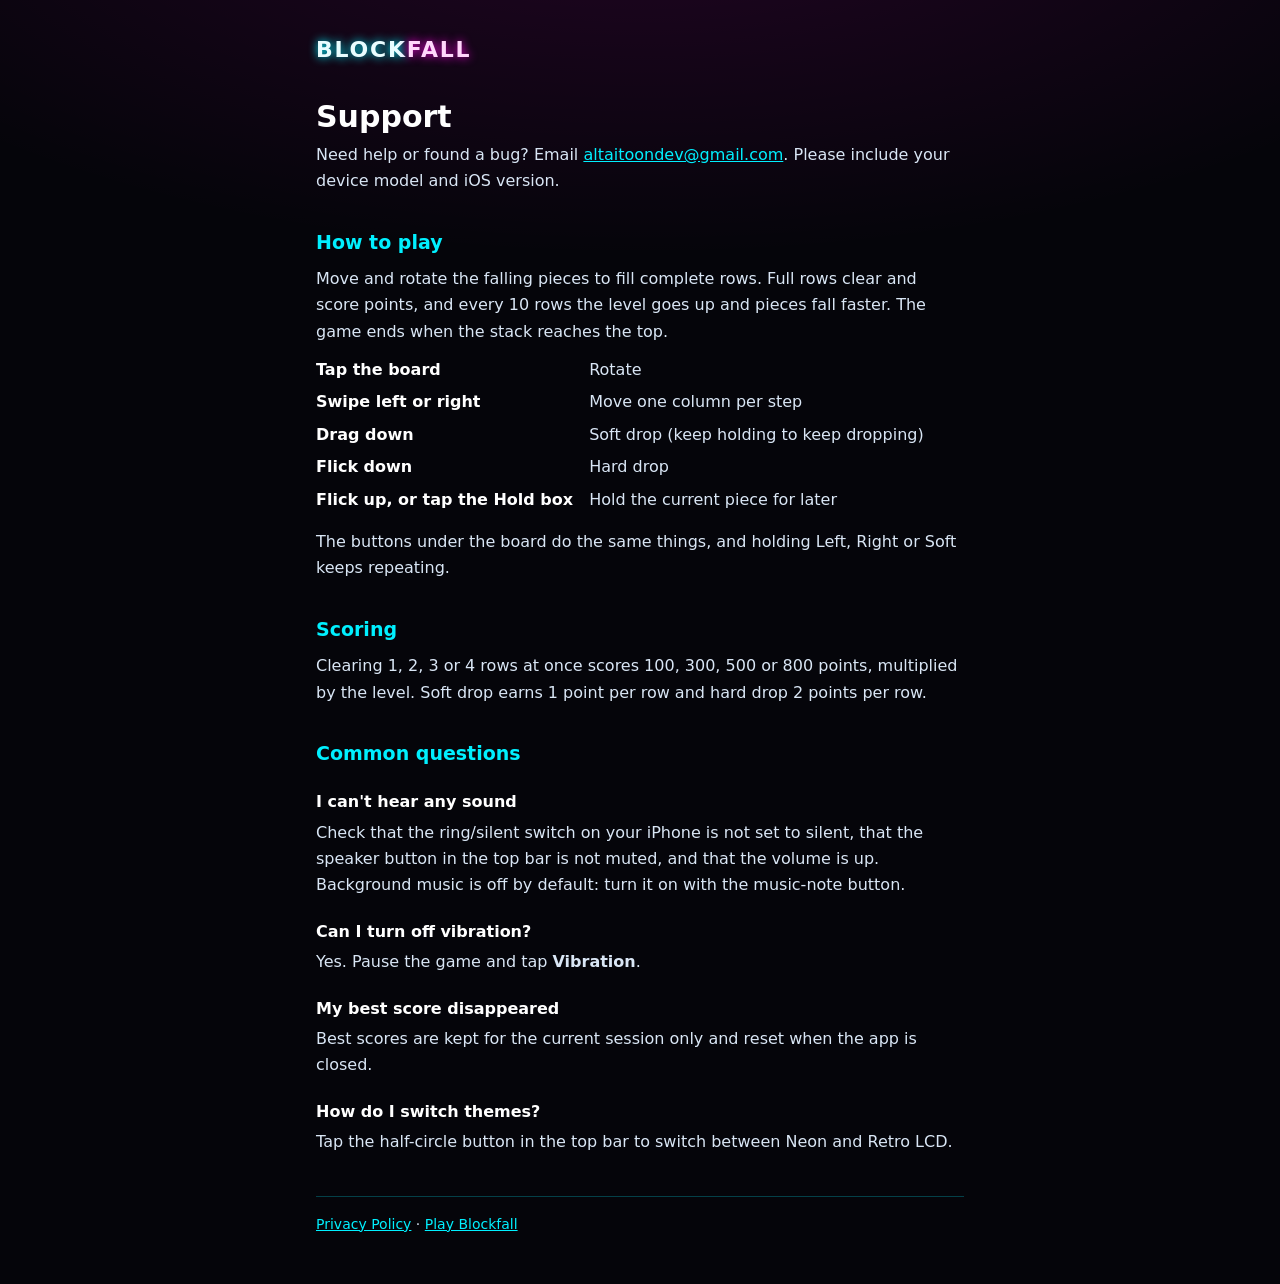
<file: support.html>
<!DOCTYPE html>
<html lang="en">
<head>
<meta charset="utf-8">
<meta name="viewport" content="width=device-width, initial-scale=1">
<meta name="theme-color" content="#05050a">
<title>Blockfall Support</title>
<link rel="stylesheet" href="pages.css">
</head>
<body>
<main>
  <p class="brand"><a href="./">BLOCK<span>FALL</span></a></p>
  <h1>Support</h1>

  <p>Need help or found a bug? Email <a href="mailto:altaitoondev@gmail.com">altaitoondev@gmail.com</a>.
  Please include your device model and iOS version.</p>

  <h2>How to play</h2>
  <p>Move and rotate the falling pieces to fill complete rows. Full rows clear and score points, and every
  10 rows the level goes up and pieces fall faster. The game ends when the stack reaches the top.</p>
  <dl>
    <dt>Tap the board</dt><dd>Rotate</dd>
    <dt>Swipe left or right</dt><dd>Move one column per step</dd>
    <dt>Drag down</dt><dd>Soft drop (keep holding to keep dropping)</dd>
    <dt>Flick down</dt><dd>Hard drop</dd>
    <dt>Flick up, or tap the Hold box</dt><dd>Hold the current piece for later</dd>
  </dl>
  <p>The buttons under the board do the same things, and holding Left, Right or Soft keeps repeating.</p>

  <h2>Scoring</h2>
  <p>Clearing 1, 2, 3 or 4 rows at once scores 100, 300, 500 or 800 points, multiplied by the level.
  Soft drop earns 1 point per row and hard drop 2 points per row.</p>

  <h2>Common questions</h2>
  <h3>I can't hear any sound</h3>
  <p>Check that the ring/silent switch on your iPhone is not set to silent, that the speaker button in the
  top bar is not muted, and that the volume is up. Background music is off by default: turn it on with the
  music-note button.</p>
  <h3>Can I turn off vibration?</h3>
  <p>Yes. Pause the game and tap <strong>Vibration</strong>.</p>
  <h3>My best score disappeared</h3>
  <p>Best scores are kept for the current session only and reset when the app is closed.</p>
  <h3>How do I switch themes?</h3>
  <p>Tap the half-circle button in the top bar to switch between Neon and Retro LCD.</p>

  <footer><a href="privacy.html">Privacy Policy</a> · <a href="./">Play Blockfall</a></footer>
</main>
</body>
</html>
</file>
<file: pages.css>
/* Shared styles for the privacy and support pages (neon theme of the game). */
* { box-sizing: border-box; }
body {
  margin: 0; background: #05050a; color: #d9e6f5;
  background-image: radial-gradient(120% 50% at 50% -10%, rgba(255,0,230,.12), transparent 60%);
  font: 16px/1.65 "Segoe UI", system-ui, -apple-system, "Helvetica Neue", Roboto, Arial, sans-serif;
}
main { max-width: 680px; margin: 0 auto; padding: 32px 16px 48px; }
a { color: #00f0ff; }
.brand { margin: 0 0 24px; font-size: 22px; font-weight: 900; letter-spacing: .08em; }
.brand a { color: #e9fdff; text-decoration: none; text-shadow: 0 0 10px #00f0ff; }
.brand span { color: #ffd6fb; text-shadow: 0 0 10px #ff00e6; }
h1 { margin: 0; font-size: 30px; color: #fff; }
h2 { margin: 32px 0 8px; font-size: 19px; color: #00f0ff; }
h3 { margin: 20px 0 4px; font-size: 16px; color: #fff; }
p { margin: 0 0 12px; }
.meta { color: #8a94c4; font-size: 14px; }
dl { display: grid; grid-template-columns: max-content 1fr; gap: 6px 16px; margin: 12px 0 16px; }
dt { font-weight: 700; color: #fff; }
dd { margin: 0; }
footer { margin-top: 40px; padding-top: 16px; border-top: 1px solid rgba(0,240,255,.25); font-size: 14px; }
@media (max-width: 480px) { dl { grid-template-columns: 1fr; gap: 0; } dd { margin-bottom: 8px; color: #b8c6e0; } }
</file>
